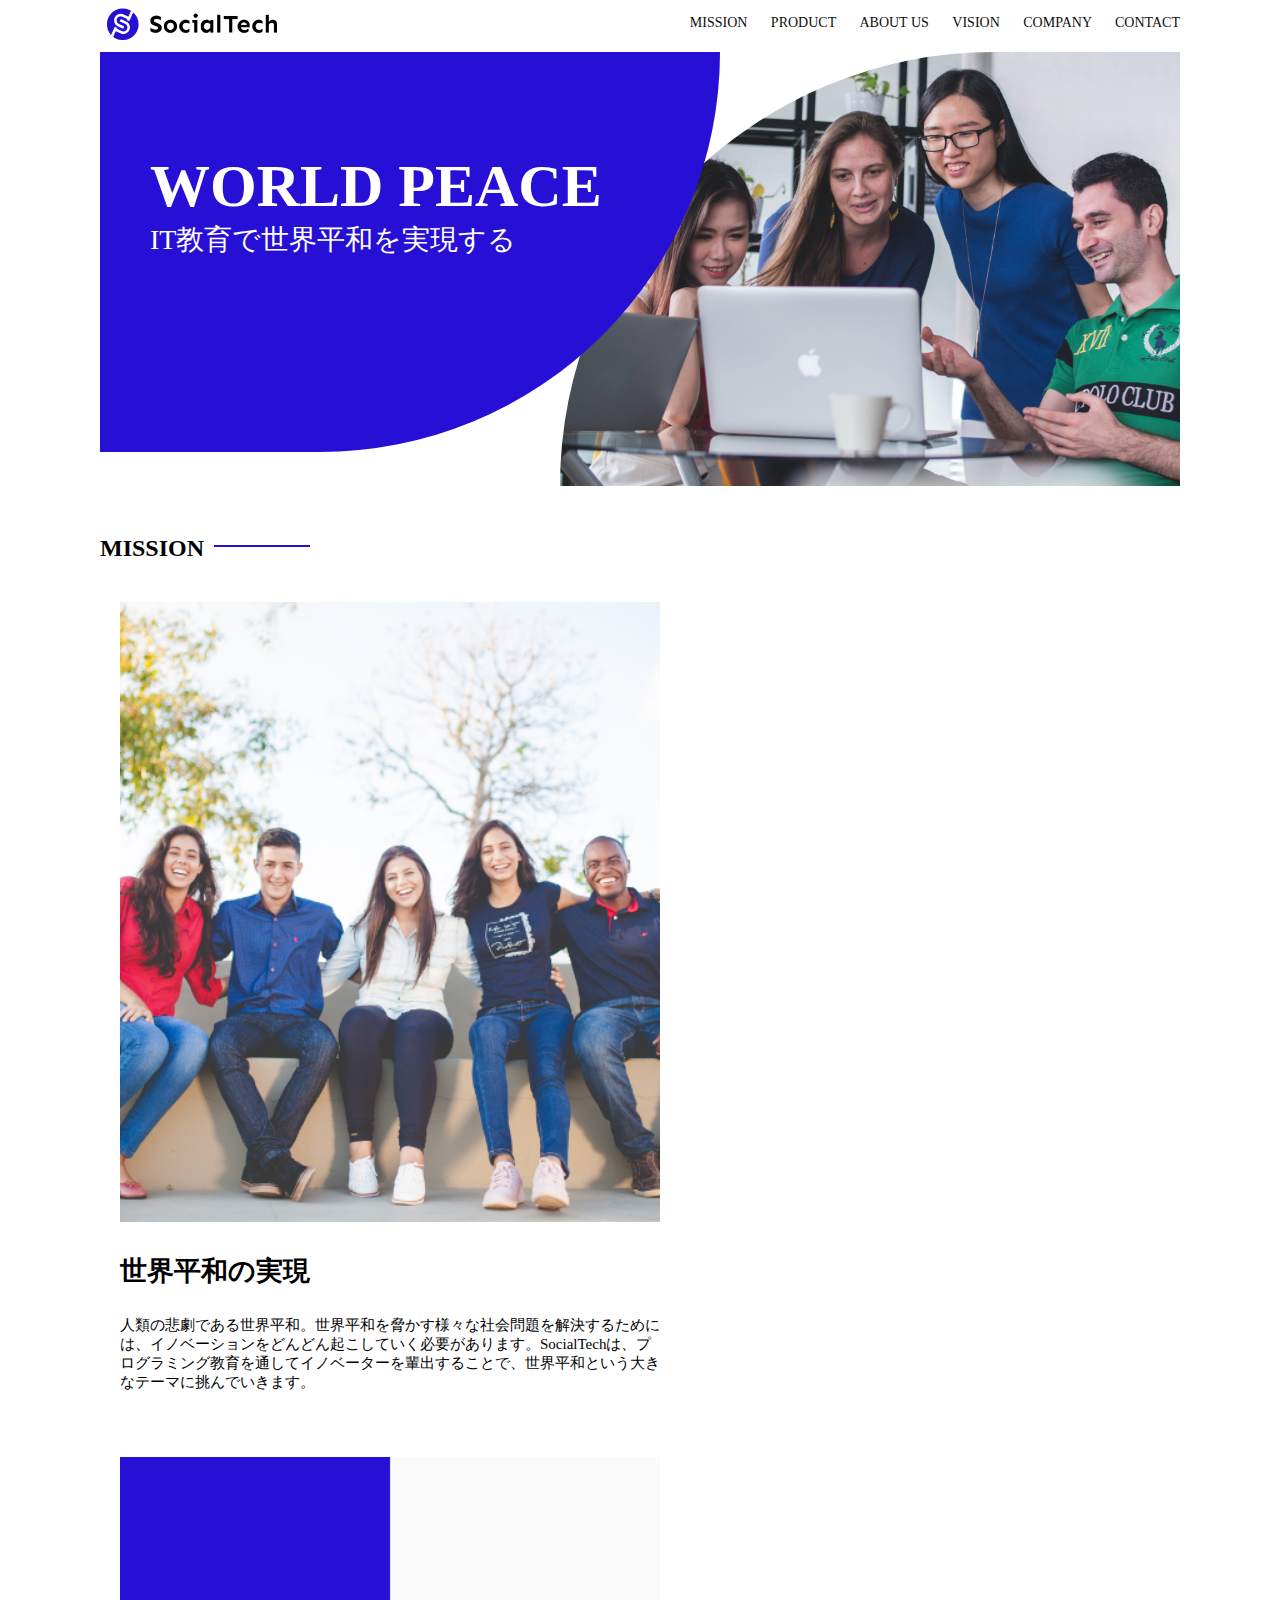
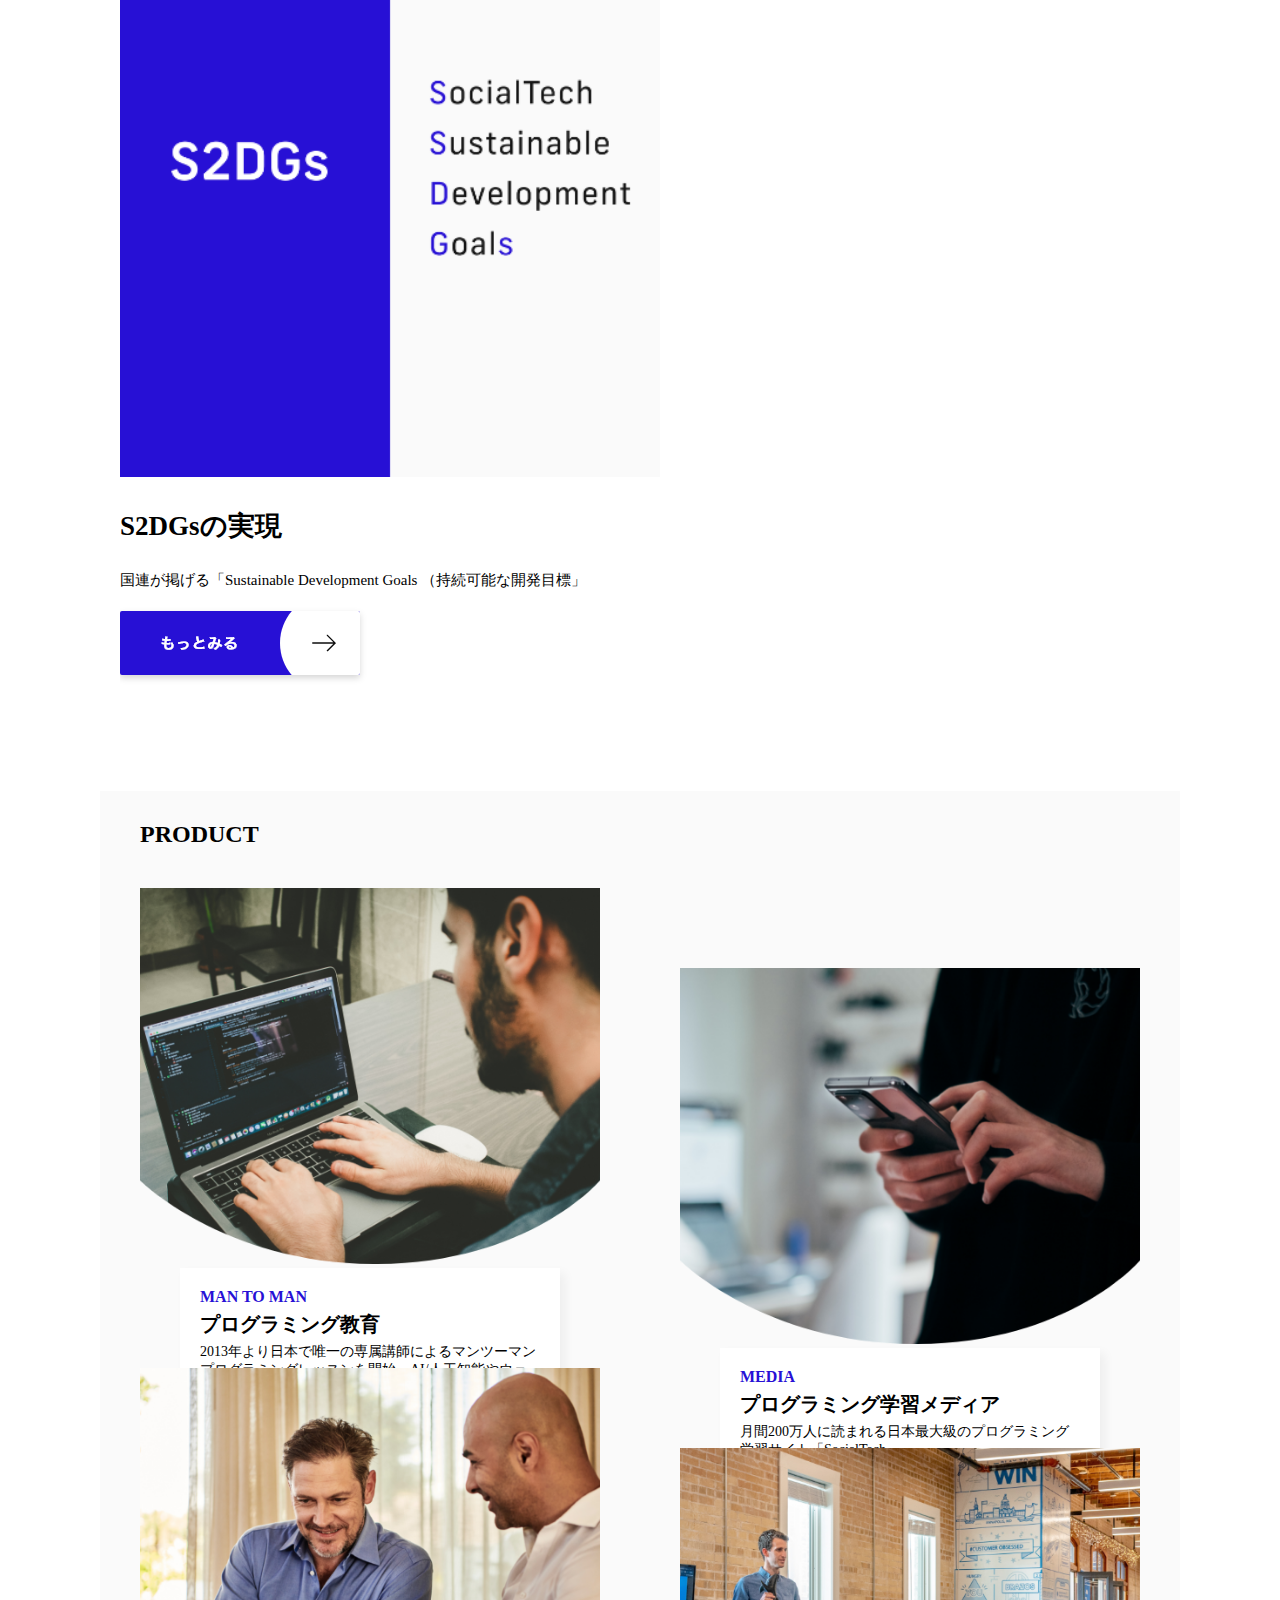
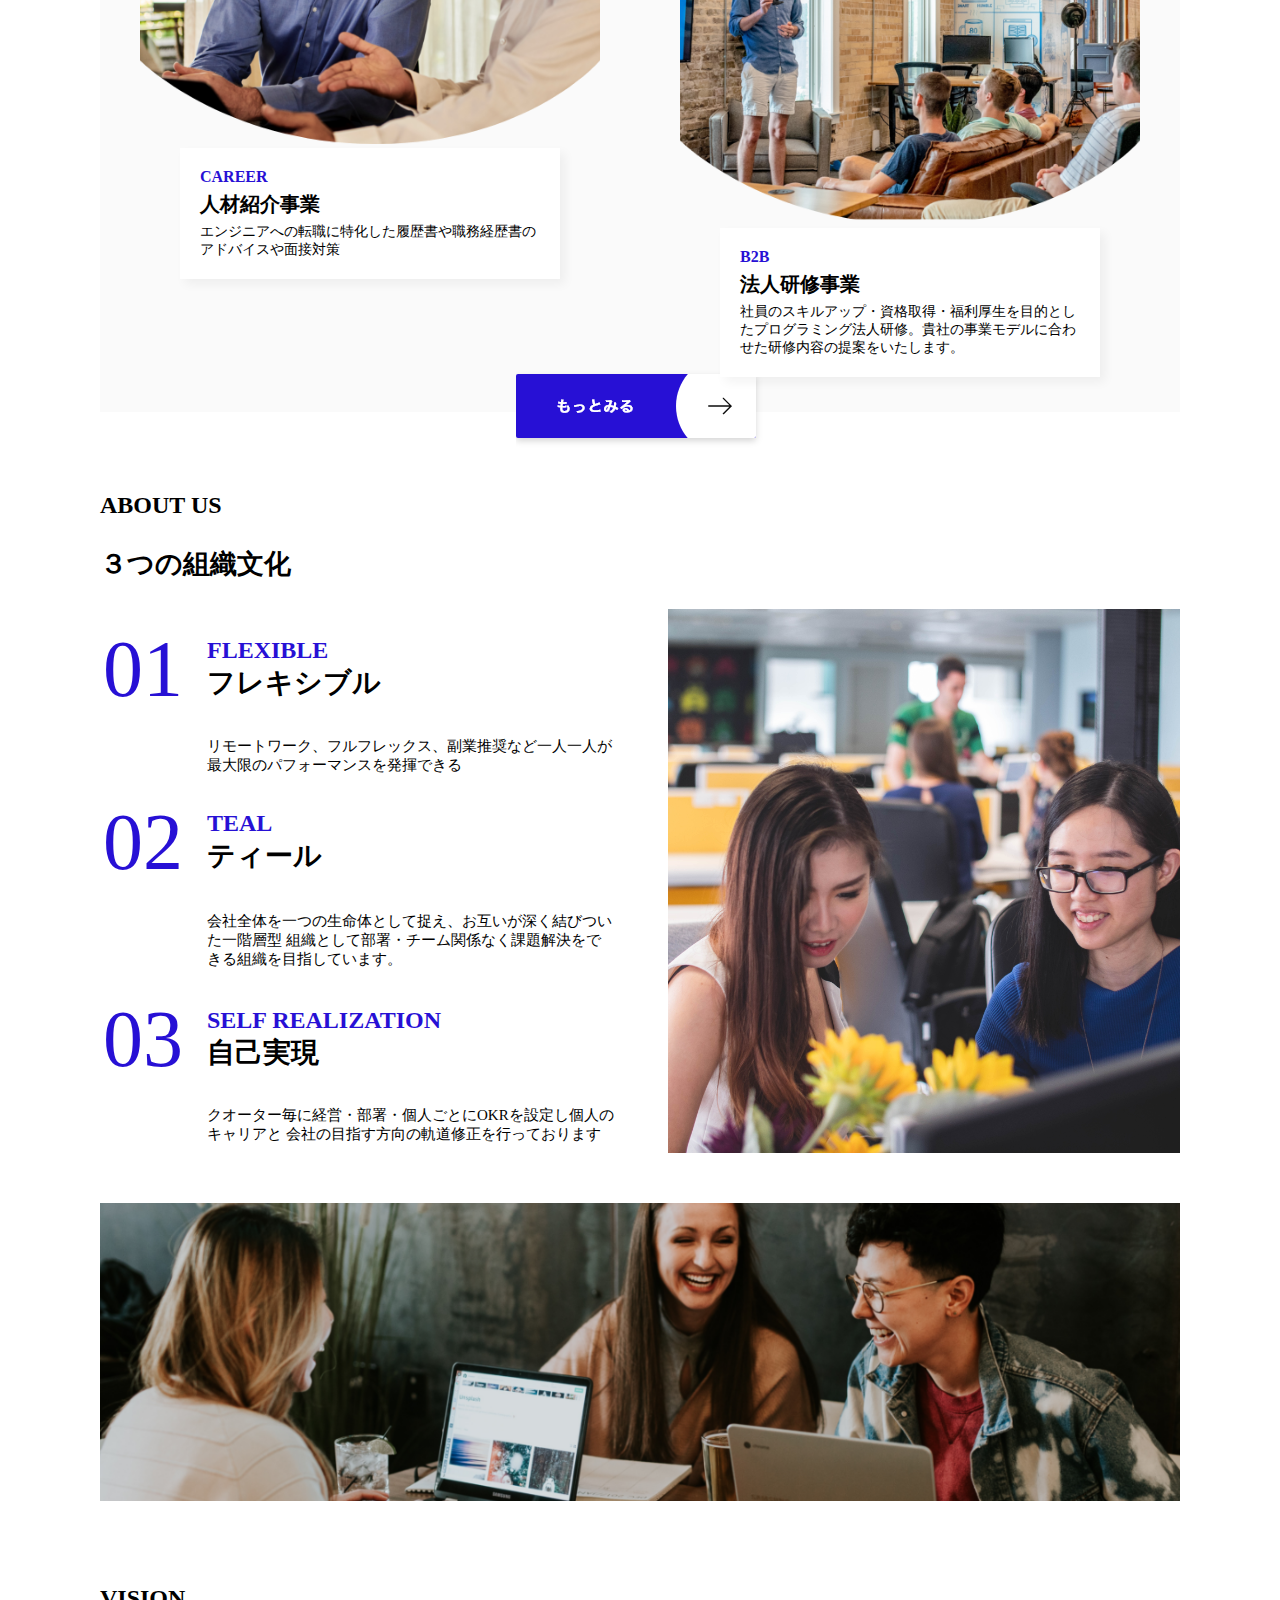
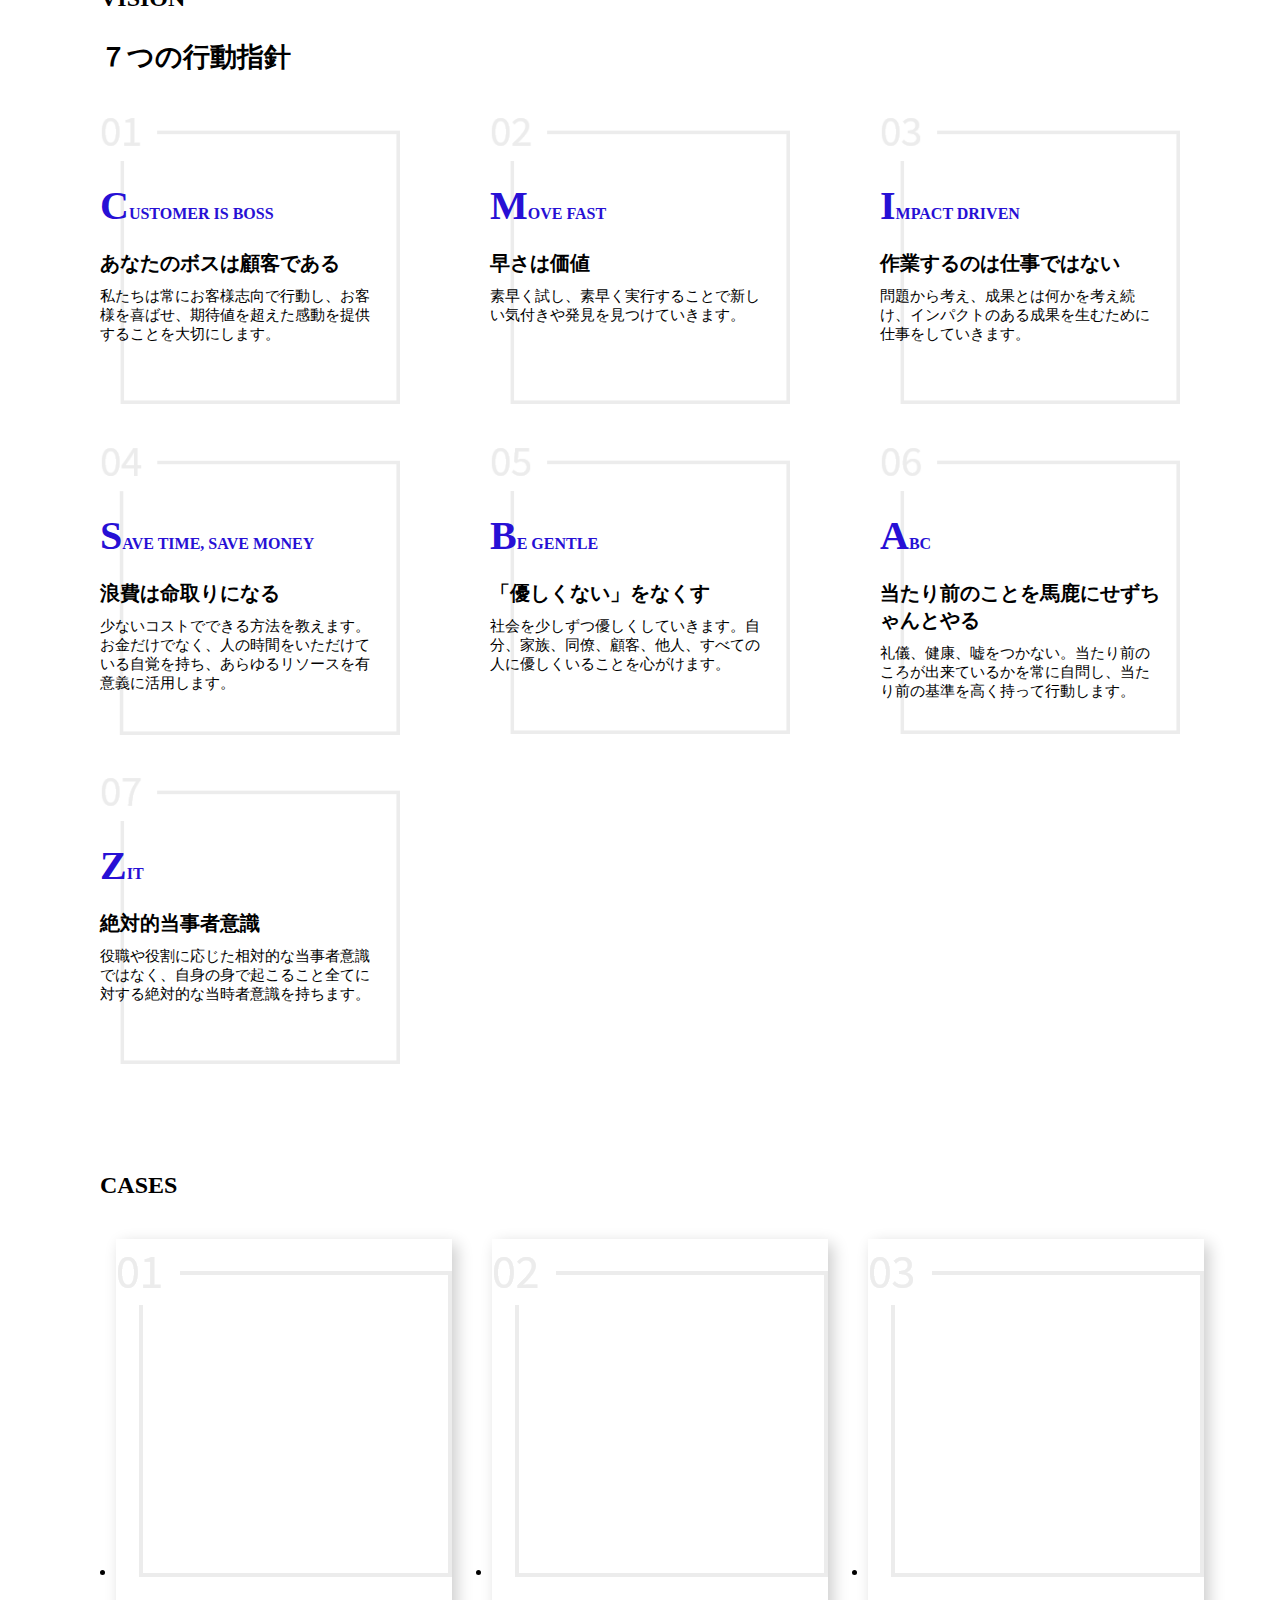
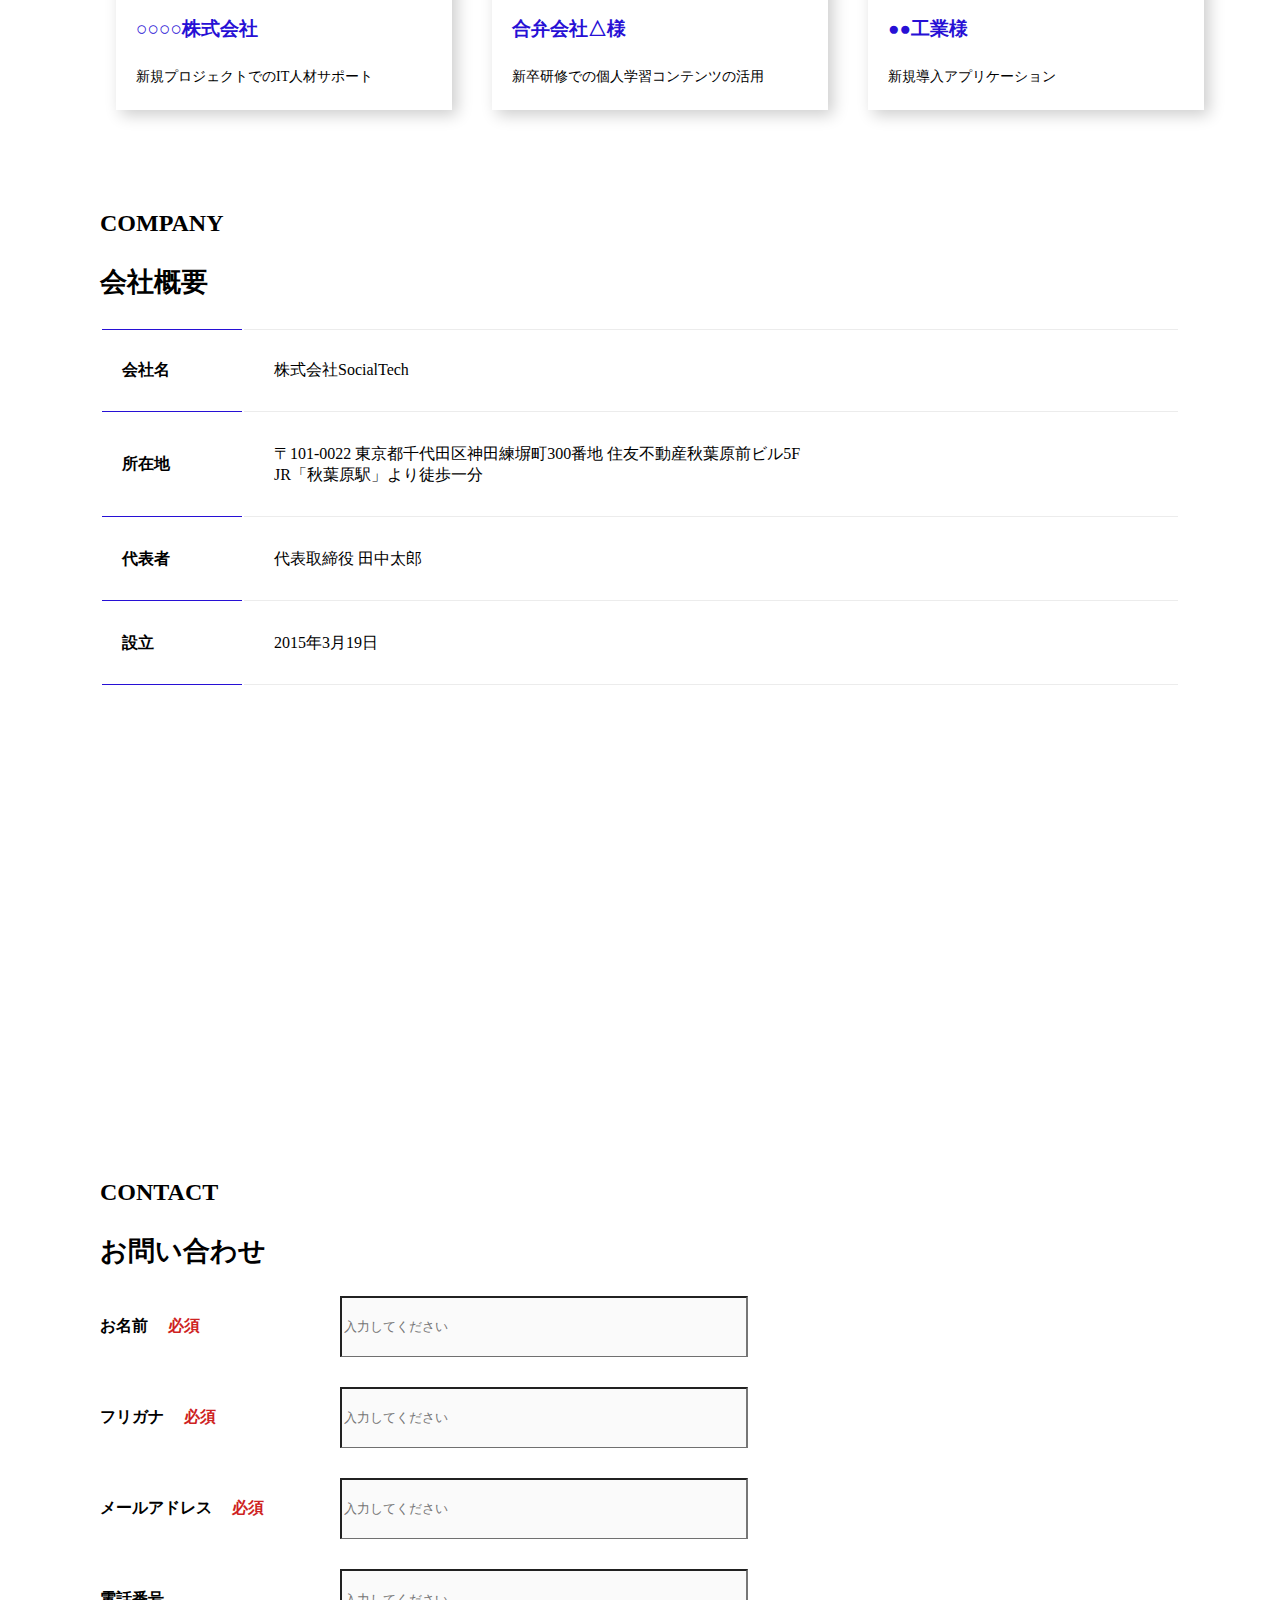
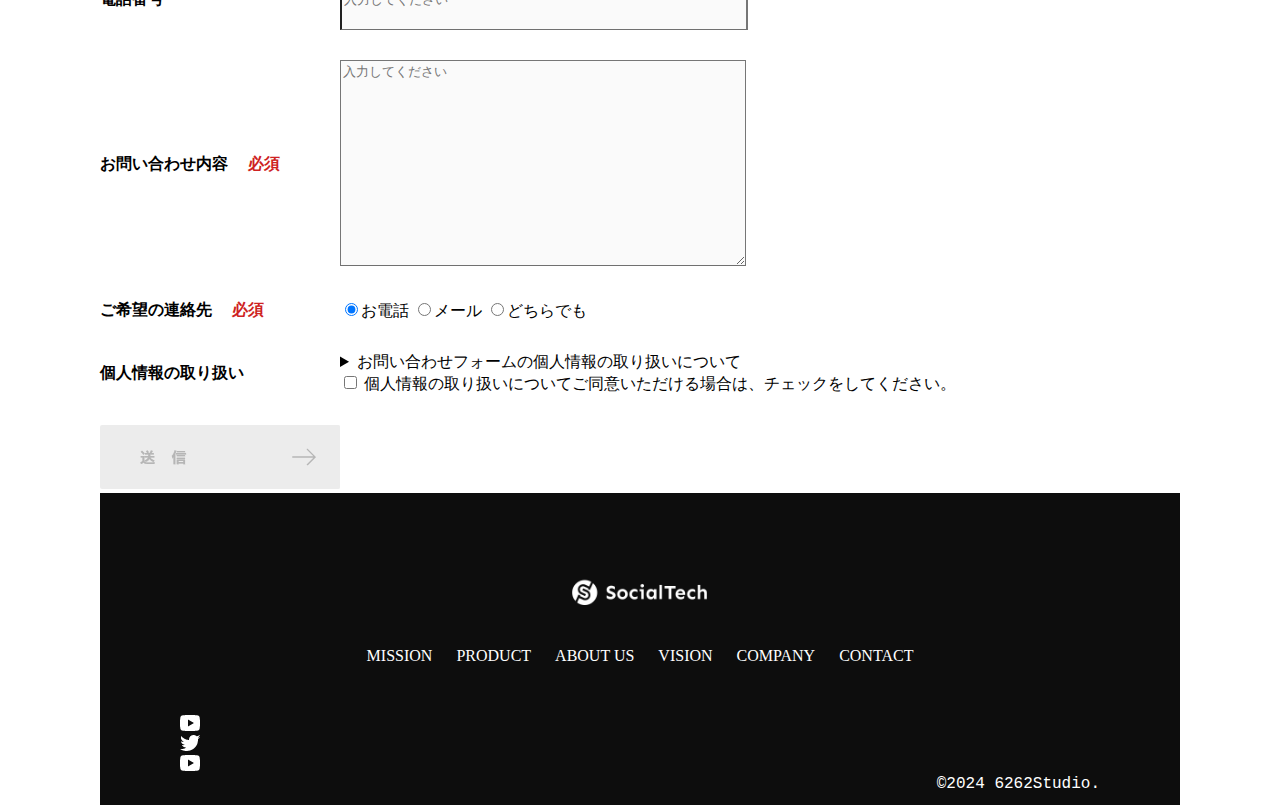
<file: index.html>
<!DOCTYPE html>
<html>
  <head>
    <title>SocialTech</title>
    <meta charset="utf-8">
    <meta name ="description" content="SocialTechはEdtech業界のリーディングカンパニーを目指します。">
    <meta name="viewport" content="width=divice-width, initial-scale=1.0">
    <link rel="stylesheet" href="style.css">
  </head>

  <body>
    <header>
      <a href="index.html" id="logo"><img src="images/logo.png" alt="トップページに戻る"></a>
      <!--PC用ナビゲーション-->
      <nav id="nav-pc">
        <a href="mission.html">MISSION</a>
        <a href="product.html">PRODUCT</a>
        <a href="index.html">ABOUT US</a>
        <a href="index.html">VISION</a>
        <a href="index.html">COMPANY</a>
        <a href="index.html">CONTACT</a>
      </nav>  
        <!--スマホ用のメニューボタン-->
        <img id="menu-sp" src="images/button-menu.png" alt="ナビゲーションを開く" onclick="document.getElementById('nav-sp').style.display = 'block'">
        <nav id="nav-sp">
          <img id="close" src="images/button-close.png" alt="ナビゲーションを閉じる" onclick="document.getElementById('nav-sp').style.display = 'none'">
          <a id="logo-sp" href="index.html" onclick="document.getElementById('nav-sp').style.display = 'none'"><img
              src="images/logo-sp.png" alt="トップページに戻る"></a>
          <a class="menu" href="mission.html" onclick="document.getElementById('nav-sp').style.display = 'none'">MISSION</a>
          <a class="menu" href="product.html" onclick="document.getElementById('nav-sp').style.display = 'none'">PRODUCT</a>
          <a class="menu" href="index.html#aboutus" onclick="document.getElementById('nav-sp').style.display = 'none'">ABOUT
            US</a>
          <a class="menu" href="index.html#vision"
            onclick="document.getElementById('nav-sp').style.display = 'none'">VISION</a>
          <a class="menu" href="index.html#company"
            onclick="document.getElementById('nav-sp').style.display = 'none'">COMPANY</a>
          <a class="menu" href="index.html#contact"
            onclick="document.getElementById('nav-sp').style.display = 'none'">CONTACT</a>
          <div id="sns">
            <a href="https://www.facebook.com/sejuku2013"><img src="images/button-facebook.png" alt="Facebookのリンク"></a>
            <a href="https://twitter.com/samuraijuku"><img src="images/button-twitter.png" alt="Twitterのリンク"></a>
            <a href="https://www.youtube.com/channel/UCCFOQO5aDK0xXam4cUQXT8g"><img src="images/button-youtube.png" alt="YouTubeのリンク"></a>
          </div>
        </nav>
      </header>
      <article>
        <section id="main-visual">
          <div id="main-message">
            <h1>WORLD PEACE</h1>
            <p>IT教育で世界平和を実現する</p>
          </div>
          <img src="images/index/index-main.png" alt="PCの周りに集まる多国籍の仲間たち">
        </section>

        <section id="mission">
            <h2 class="index-h2">MISSION</h2>
          <div id="mission-flex">
            <div>
              <img id="mission-photo" src="images/index/index-mission.png" alt="野外のベンチで写真を撮影する多国籍の仲間たち">
              <h3>世界平和の実現</h3>
              <p>
                人類の悲劇である世界平和。世界平和を脅かす様々な社会問題を解決するためには、イノベーションをどんどん起こしていく必要があります。SocialTechは、プログラミング教育を通してイノベーターを輩出することで、世界平和という大きなテーマに挑んでいきます。
              </p>
            <div>
              <img id="s2dgs" src="images/index/s2dgs.png" alt="S2DGs">
              <h3>S2DGsの実現</h3>
              <p>国連が掲げる「Sustainable Development Goals （持続可能な開発目標」
              </p>
              <a href="mission.html">
                <img src="images/button-more.png" alt="もっと見る">
              </a>
            </div>
          </div>
        </section>
        <!--プロダクト-->
        <section id="product">
          <h2 class="index-h2">PRODUCT</h2>
          <div>
            <div id="product-left">
             <div>
              <img class="product-photo" src="images/index/index-mantoman.png" alt="pcでコードを書く男性">
              <div class="product-explain">
                <span>MAN TO MAN</span>
                <h3>プログラミング教育</h3>
                <p>2013年より日本で唯一の専属講師によるマンツーマンプログラミングレッスンを開始。AI/人工知能やウェブデザインの学習も可能です。</p>   
              </div>
             </div> 
             <div>
              <img class="product-photo" src="images/index/index-career.png" alt="笑顔で話し合う２人の男性">
              <div class="product-explain">
               <span>CAREER</span>
               <h3>人材紹介事業</h3>
               <p>エンジニアへの転職に特化した履歴書や職務経歴書のアドバイスや面接対策</p>  
              </div>
             </div>
            </div>
        
           <div id="product-right">
            <div>
              <img class="product-photo" src="images/index/index-media.png" alt="">
              <div class="product-explain">
                <span>MEDIA</span>
                <h3>プログラミング学習メディア</h3>
                <p>月間200万人に読まれる日本最大級のプログラミング学習サイト「SocialTech」</p>
              </div>
            </div>
            <div>
              <img class="product-photo" src="images/index/index-b2b.png" alt="">
              <div class="product-explain">
                <span>B2B</span>
                <h3>法人研修事業</h3>
                <p>社員のスキルアップ・資格取得・福利厚生を目的としたプログラミング法人研修。貴社の事業モデルに合わせた研修内容の提案をいたします。</p>
              </div>
            </div>
           </div>
         </div>
          <div>
            <a id="product-more" href="product.html">
              <img src="images/button-more.png" alt="もっと見る">
            </a>
          </div>
        </section>
        <!---ABOUT US--->
        <section id="aboutus">
          <h2 class="index-h2">ABOUT US</h2>
          <h3>３つの組織文化</h3>
          <div>
            <table class="culture-table">
              <tr>
                <td>
                  <span class="culture-num">01</span>
                </td>
                <td>
                  <span class="culture-en">FLEXIBLE</span>
                  <span class="culture-jp">フレキシブル</span>
                </td>
              </tr>

              <tr>
                <td>
                  <!--空白のセル-->
                </td>
                <td>
                  <p class="culture-description">
                   リモートワーク、フルフレックス、副業推奨など一人一人が最大限のパフォーマンスを発揮できる
                  </p>
                </td>
              </tr>

              <tr>
                <td>
                  <span class="culture-num">02</span>
                </td>
                <td>
                  <span class="culture-en">TEAL</span>
                  <span class="culture-jp">ティール</span>
                </td>
              </tr>

              <tr>
                <td>
                  <!--からのセル-->
                </td>
                <td>
                  <p class="culture-description">
                    会社全体を一つの生命体として捉え、お互いが深く結びついた一階層型
                    組織として部署・チーム関係なく課題解決をできる組織を目指しています。
                  </p>
                </td>
              </tr>

              <tr>
                <td>
                  <span class="culture-num">03</span>
                </td>
                <td>
                  <span class="culture-en">SELF REALIZATION</span>
                  <span class="culture-jp">自己実現</span>
                </td>
              </tr>

              <tr>
                <td>
                  <!--空のせる-->
                </td>
                <td>
                  <p class="culture-description">
                    クオーター毎に経営・部署・個人ごとにOKRを設定し個人のキャリアと
                   会社の目指す方向の軌道修正を行っております
                  </p>
                </td>
              </tr>

            </table>
              <img class="culture-img" src="images/index/index-aboutus1.png" alt="笑顔で話し合う女性二人">
          </div>
           <img class="culture-img2" src="images/index/index-aboutus2.png" alt="笑顔で話し合う女性三人">
        </section>

        <!--vision-->
        <section id="vision">
          <h2 class="index-h2">VISION</h2>
          <h3>７つの行動指針</h3>
          <div>
            <div class="vision-box">
              <img src="images/index/vision-01.png" alt="01">
              <span>
                <h4>CUSTOMER IS BOSS</h4>
                <h5>あなたのボスは顧客である</h5>
                <p>私たちは常にお客様志向で行動し、お客様を喜ばせ、期待値を超えた感動を提供することを大切にします。</p>
              </span>
            </div>
            <div class="vision-box">
              <img src="images/index/vision-02.png" alt="02">
              <span>
                <h4>MOVE FAST</h4>
                <h5>早さは価値</h5>
                <p>素早く試し、素早く実行することで新しい気付きや発見を見つけていきます。</p>
              </span>
            </div>
            <div class="vision-box">
              <img src="images/index/vision-03.png" alt="03">
              <span>
                <h4>IMPACT DRIVEN</h4>
                <h5>作業するのは仕事ではない</h5>
                <p>問題から考え、成果とは何かを考え続け、インパクトのある成果を生むために仕事をしていきます。</p>
              </span>
            </div>
            <div class="vision-box">
              <img src="images/index/vision-04.png" alt="04">
              <span>
                <h4>SAVE TIME, SAVE MONEY</h4>
                <h5>浪費は命取りになる</h5>
                <p>少ないコストでできる方法を教えます。お金だけでなく、人の時間をいただけている自覚を持ち、あらゆるリソースを有意義に活用します。</p>
              </span>
            </div>
            <div class="vision-box">
              <img src="images/index/vision-05.png" alt="05">
              <span>
                <h4>BE GENTLE</h4>
                <h5>「優しくない」をなくす</h5>
                <p>社会を少しずつ優しくしていきます。自分、家族、同僚、顧客、他人、すべての人に優しくいることを心がけます。</p>
              </span>
            </div>
            <div class="vision-box">
              <img src="images/index/vision-06.png" alt="06">
              <span>
                <h4>ABC</h4>
                <h5>当たり前のことを馬鹿にせずちゃんとやる</h5>
                <p>礼儀、健康、嘘をつかない。当たり前のころが出来ているかを常に自問し、当たり前の基準を高く持って行動します。</p>
              </span>
            </div>
            <div class="vision-box">
              <img src="images/index/vision-07.png" alt="07">
              <span>
                <h4>ZIT</h4>
                <h5>絶対的当事者意識</h5>
                <p>役職や役割に応じた相対的な当事者意識ではなく、自身の身で起こること全てに対する絶対的な当時者意識を持ちます。</p>
              </span>
            </div>
          </div>
        </section>
        <section id="cases">
          <h2 id="index-h2">CASES</h2>
          <ul>
            <li class="case-card">
              <img class="case-image" src="images/index/vision-01.png" alt="１のかわり">
              <div class="case-info">
                <h4 class="case-name">○○○○株式会社</h4>
                <p class="case-content">新規プロジェクトでのIT人材サポート</p>
              </div>
            </li>
            <li class="case-card">
              <img class="case-image" src="images/index/vision-02.png" alt="2のかわり">
              <div class="case-info">
                <h4 class="case-name">合弁会社△様</h4>
                <p class="case-content">新卒研修での個人学習コンテンツの活用</p>
              </div>
            </li>
            <li class="case-card">
              <img class="case-image" src="images/index/vision-03.png" alt="3のかわり">
              <div class="case-info">
                <h4 class="case-name">●●工業様</h4>
                <p class="case-content">新規導入アプリケーション</p>
              </div>
            </li>
          </ul>
        </section>
        <!--COMPANY-->
        <section id="company">
          <h2 class="index-h2">COMPANY</h2>
          <h3>会社概要</h3>
            <table id="company-table">
              <tr>
                <th class="tableheader-first">会社名</th>
                <td class="cell-first">株式会社SocialTech</th>
              </tr>
              <tr>
                <th class="tableheader">所在地</th>
                <td class="cell">〒101-0022 東京都千代田区神田練塀町300番地 住友不動産秋葉原前ビル5F<br>JR「秋葉原駅」より徒歩一分</td>
              </tr>
              <tr>
                <th class="tableheader">代表者</th>
                <td class="cell">代表取締役 田中太郎</td>
              </tr>
              <tr>
                <th class="tableheader">設立</th>
                <td class="cell">2015年3月19日</td>
              </tr>
            </table>
            <iframe
           src="https://www.google.com/maps/embed?pb=!1m18!1m12!1m3!1d3240.0688551336807!2d139.7720776771055!3d35.69992317258124!2m3!1f0!2f0!3f0!3m2!1i1024!2i768!4f13.1!3m3!1m2!1s0x60188fee13660e23%3A0x77137876edf742ac!2z5L2P5Y-L5LiN5YuV55Sj56eL6JGJ5Y6f6aeF5YmN44OT44Or!5e0!3m2!1sja!2sjp!4v1704858013291!5m2!1sja!2sjp"
           style="border:0;" allowfullscreen="" loading="lazy">
         </iframe>
        </section>
        <!--お問い合わせフォーム-->
        <section id="contact">
          <h2 class="index-h2">CONTACT</h2>
          <h3>お問い合わせ</h3>
          <form>
            <div>
              <div class="contact-heading">
                <label class="contact-label">お名前<span class="contact-span">必須</span></label>
              </div>
              <div>
                <input type="text" name="name" placeholder="入力してください" class="contact-textbox">
              </div>
            </div>
            <div>
              <div class="contact-heading">
                <label class="contact-label">フリガナ<span class="contact-span">必須</span></label>
              </div>
              <div>
                <input type="text" name="furigana" placeholder="入力してください" class="contact-textbox">
              </div>
            </div>
            <div>
              <div class="contact-heading">
                <label class="contact-label">メールアドレス<span class="contact-span">必須</span></label>
              </div>
              <div>
                <input type="text" name="email" placeholder="入力してください"  class="contact-textbox">
              </div>
            </div>
            <div>
              <div class="contact-heading">
                <label class="contact-label">電話番号</label>
              </div>
              <div>
                <input type="text" name="tel" placeholder="入力してください" class="contact-textbox">
              </div>
            </div>
            <div>
              <div class="contact-heading">
                <label class="contact-label">お問い合わせ内容<span class="contact-span">必須</span></label>
              </div>
              <div>
                <textarea class="contact-textarea" placeholder="入力してください" name="message"></textarea>
              </div>
            </div>
            <div>
              <div class="contact-heading">
                <label class="contact-label">ご希望の連絡先<span class="contact-span">必須</span></label>
              </div>
              <div>
                <input class="radiobutton" type="radio" value="tel" name="contact" checked><label>お電話</label>
                <input class="radiobutton" type="radio" value="mail" name="contact"><label>メール</label>
                <input class="radiobutton" type="radio" value="both" name="contact"><label>どちらでも</label>
              </div>
            </div>
            <div>
              <div class="contact-heading">
                <label class="contact-label">個人情報の取り扱い</label>
              </div>
              <div>
                <details>
                  <summary>お問い合わせフォームの個人情報の取り扱いについて</summary>
                  <div>
                    <span>１．組織の名称又は氏名</span><br>
                    株式会社SocialTech<br><br>
                    <span>２．個人情報保護管理者（若しくはその代理人）の氏名又は職名、所属及び連絡先
                      鈴木 一郎 コーポレート部</span><br>
                    メールアドレス：samurai@example.com<br>
                    TEL：03-1234-5678<br>
                    <span>３．個人情報の利用目的</span><br>
                    ・本サービス及び本サービスに関連する情報の提供又はそれらに関する連絡のため<br>
                    ・ユーザーの本人確認のため<br>
                    ・当社サービスのご案内のため<br>
                    ・当社の商品等の広告または宣伝（電子メールによるものを含むものとします。）<br><br>
                    <span>４．個人情報の取り扱い業務の委託</span><br>
                    個人情報の取扱業務の全部または一部を外部に業務委託する場合があります。<br>
                    その際、弊社は、個人情報を適切に保護できる管理体制を敷き実行していることを条件として<br>
                    委託先を厳選したうえで、機密保持契約を委託先と締結し、お客様の個人情報を厳密に管理させます。<br><br>
                    <span>５．個人情報の開示等の請求</span><br>
                    お客様は、弊社に対してご自身の個人情報の開示等（利用目的の通知、開示、内容の訂正・追加・削除、利用の停止または消去、第三者への提供の停止）に関して、当社問合わせ窓口に申し出ることができます。<br>
                    その際、弊社はお客様ご本人を確認させていただいたうえで、合理的な期間内に対応いたします。<br><br>
                    なお、個人情報に関する弊社問合わせ先は、次の通りです。<br><br>
                    株式会社SocialTech　個人情報問合せ窓口<br>
                    〒101-0022 東京都千代田区神田練塀町300番地 住友不動産秋葉原駅前ビル5F<br>
                    メールアドレス：samurai@example.com　TEL：03-1234-5678<br><br>
                    <span>６．個人情報を提供されることの任意性について</span><br><br>
                    お客様がご自身の個人情報を弊社に提供されるか否かは、お客様のご判断によりますが、もしご提供されない場合には、適切なサービスが提供できない場合がありますので予めご了承ください。
                  </div>
                </details>
                <input type="checkbox" name="agree">
                <span>個人情報の取り扱いについてご同意いただける場合は、チェックをしてください。</span>
              </div>
            </div>
              <input type="image" src="images/button-submit.png" alt="送信する">
          </form>
        </section>
       </article>
       <footer>
        <div id="footer-logo">
          <img src="images/logo-sp.png" alt="SocialTech">
        </div>
          <div id="footer-link">
            <a href="mission.html">MISSION</a>
            <a href="product.html">PRODUCT</a>
            <a href="index.html#aboutus">ABOUT US</a>
            <a href="index.html#vision">VISION</a>
            <a href="index.html#company">COMPANY</a>
            <a href="index.html#contact">CONTACT</a>
          </div>
          <div id="sns-footer">
            <a href="https://www.facebook.com/sejuku2013"><img src="images/button-youtube.png" alt="Facebook"></a>  
            <a href="https://twitter.com/samuraijuku"><img src="images/button-twitter.png" alt="Twitter"></a>
            <a href="https://www.youtube.com/channel/UCCFOQO5aDK0xXam4cUQXT8g"><img src="images/button-youtube.png" alt="Youtubeのリンク"></a>
          </div> 
            <span id="copyright">&copy;2024 6262Studio.</span>
          
       </footer>
    </main>
  </body>
</html>
</file>
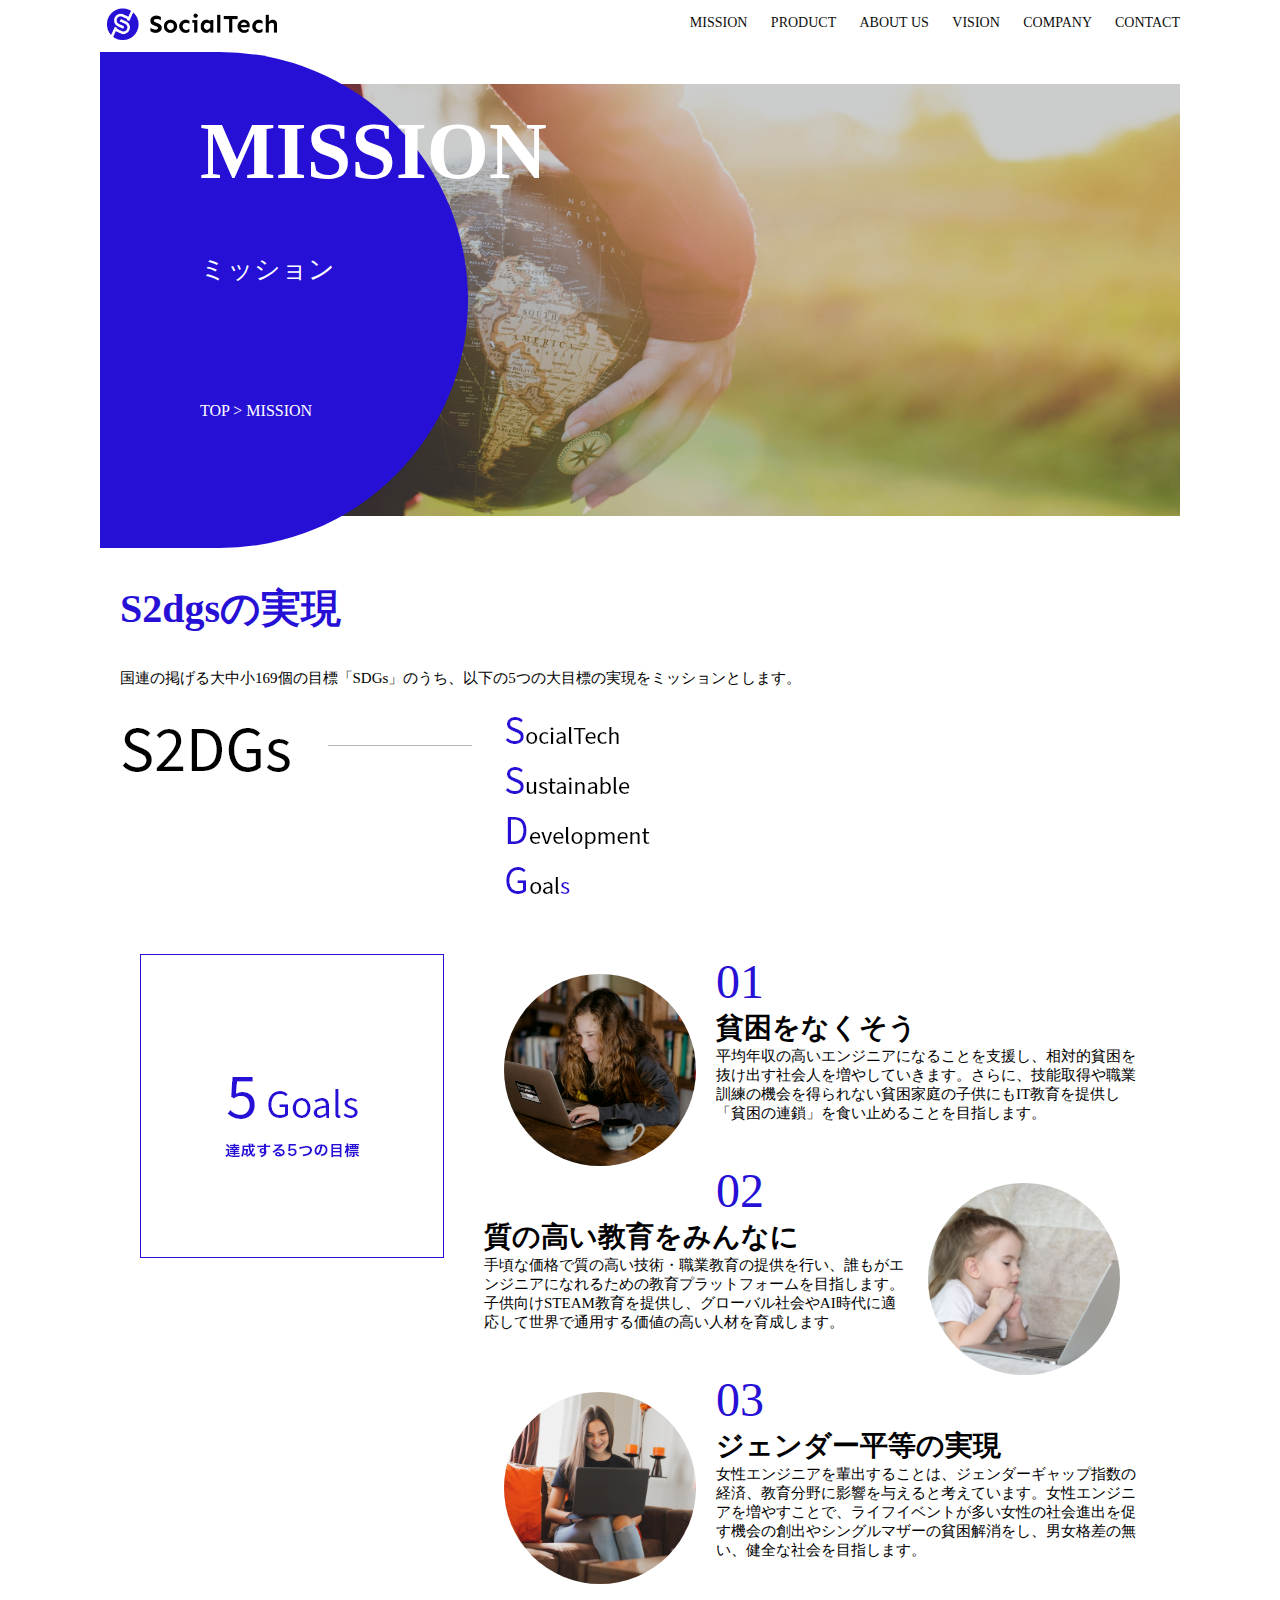
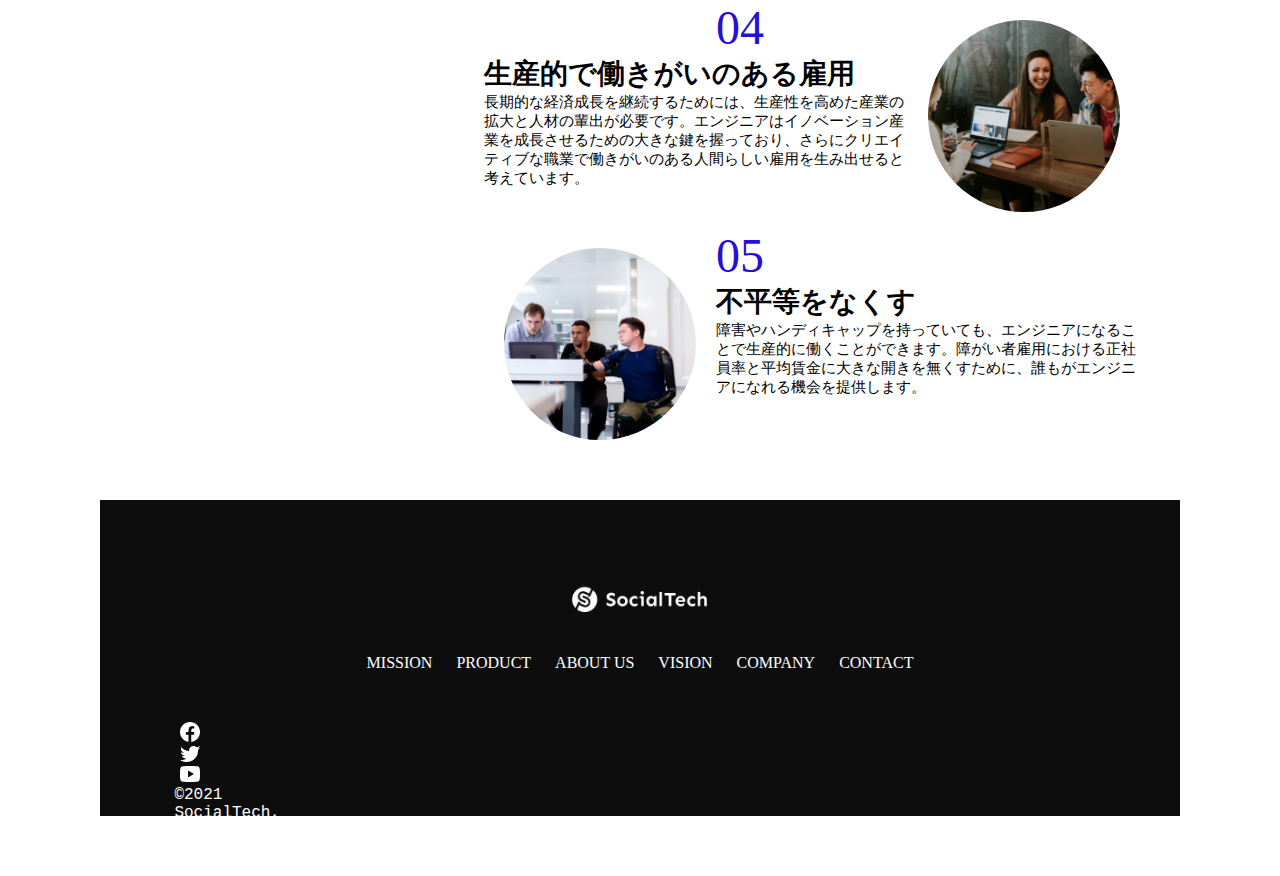
<file: mission.html>
<!DOCTYPE html>
 <html>
 <head>
   <title>SocialTech - MISSION ミッション -</title>
   <meta charset="UTF-8">
   <meta name="description" content="SocialTechが目指す５の目標（S2DGｓを紹介します">
   <meta name="viewport" content="width=device-width, initial-scale=1.0">
   <link rel="stylesheet" href="style.css">
 </head>

 <body>
  <!-- ヘッダー -->
   <header>
     <!-- ロゴ -->
     <a href="index.html" id="logo"><img src="images/logo.png" alt="トップページに戻る"></a>
 
     <!-- PC用ナビゲーション -->
     <nav id="nav-pc">
       <a href="mission.html">MISSION</a>
       <a href="product.html">PRODUCT</a>
       <a href="index.html#aboutus">ABOUT US</a>
       <a href="index.html#vision">VISION</a>
      <a href="index.html#company">COMPANY</a>
       <a href="index.html#contact">CONTACT</a>
     </nav>

     <!-- スマホ用メニューボタン -->
     <img id="menu-sp" src="images/button-menu.png" alt="ナビゲーションを開く" onclick="document.getElementById('nav-sp').style.display = 'block'">
 
     <!-- スマホ用ナビゲーション -->
    <nav id="nav-sp">
       <img id="close" src="images/button-close.png" alt="ナビゲーションを閉じる" onclick="document.getElementById('nav-sp').style.display = 'none'">
       <a id="logo-sp" href="index.html" onclick="document.getElementById('nav-sp').style.display = 'none'"><img
           src="images/logo-sp.png" alt="トップページに戻る"></a>
       <a class="menu" href="mission.html" onclick="document.getElementById('nav-sp').style.display = 'none'">MISSION</a>
       <a class="menu" href="product.html" onclick="document.getElementById('nav-sp').style.display = 'none'">PRODUCT</a>
       <a class="menu" href="index.html#aboutus" onclick="document.getElementById('nav-sp').style.display = 'none'">ABOUT
        US</a>
       <a class="menu" href="index.html#vision"
         onclick="document.getElementById('nav-sp').style.display = 'none'">VISION</a>
       <a class="menu" href="index.html#company"
         onclick="document.getElementById('nav-sp').style.display = 'none'">COMPANY</a>
       <a class="menu" href="index.html#contact"
        onclick="document.getElementById('nav-sp').style.display = 'none'">CONTACT</a>
       <div id="sns">
         <a href="https://www.facebook.com/sejuku2013"><img src="images/button-facebook.png" alt="Facebookのリンク"></a>
         <a href="https://twitter.com/samuraijuku"><img src="images/button-twitter.png" alt="Twitterのリンク"></a>
         <a href="https://www.youtube.com/channel/UCCFOQO5aDK0xXam4cUQXT8g"><img src="images/button-youtube.png" alt="YouTubeのリンク"></a>
       </div>
     </nav>
   </header>
  <main>
     <article>
        <section id="mission-main">
          <div id="mission-title">
            <h1>MISSION</h1>
            <span>ミッション</span>
            <div>TOP > MISSION</div>
          </div>
        </section>
        <section id="mission-s2dgs">
          <h2 class="mission-h2">S2dgsの実現</h2>
          <p>国連の掲げる大中小169個の目標「SDGs」のうち、以下の5つの大目標の実現をミッションとします。</p>
          <img src="images/mission/mission-s2dgs.png" alt="S2DGs">
        </section>
        <section id="mission-5goals">
          <div>
            <img id="s2dgs-image" src="images/mission/mission-5goals.png" alt="5Goals">
          </div>
          <div>
            <div>
              <img class="fivegoals-image-left" src="images/mission/mission-5goals01.png" alt="PCを操作する女の子">
              <span class="fivegoals-number">01</span>
              <h3 class="fivegoals-h3">貧困をなくそう</h3>
              <p class="fivegoals-p">
                平均年収の高いエンジニアになることを支援し、相対的貧困を抜け出す社会人を増やしていきます。さらに、技能取得や職業訓練の機会を得られない貧困家庭の子供にもIT教育を提供し「貧困の連鎖」を食い止めることを目指します。
              </p>
            </div>
    
            <div>
              <img class="fivegoals-image-right" src="images/mission/mission-5goals02.png" alt="PCを見つめる小さい女の子">
              <span class="fivegoals-number">02</span>
              <h3 class="fivegoals-h3">質の高い教育をみんなに</h3>
              <p class="fivegoals-p">
                手頃な価格で質の高い技術・職業教育の提供を行い、誰もがエンジニアになれるための教育プラットフォームを目指します。子供向けSTEAM教育を提供し、グローバル社会やAI時代に適応して世界で通用する価値の高い人材を育成します。
              </p>
            </div>
    
            <div>
              <img class="fivegoals-image-left" src="images/mission/mission-5goals03.png" alt="PCを操作する女性">
              <span class="fivegoals-number">03</span>
              <h3 class="fivegoals-h3">ジェンダー平等の実現</h3>
              <p class="fivegoals-p">
                女性エンジニアを輩出することは、ジェンダーギャップ指数の経済、教育分野に影響を与えると考えています。女性エンジニアを増やすことで、ライフイベントが多い女性の社会進出を促す機会の創出やシングルマザーの貧困解消をし、男女格差の無い、健全な社会を目指します。
              </p>
            </div>
    
            <div>
              <img class="fivegoals-image-right" src="images/mission/mission-5goals04.png" alt="笑顔で話し合う3人の男女">
              <span class="fivegoals-number">04</span>
              <h3 class="fivegoals-h3">生産的で働きがいのある雇用</h3>
              <p class="fivegoals-p">
                長期的な経済成長を継続するためには、生産性を高めた産業の拡大と人材の輩出が必要です。エンジニアはイノベーション産業を成長させるための大きな鍵を握っており、さらにクリエイティブな職業で働きがいのある人間らしい雇用を生み出せると考えています。
              </p>
            </div>
    
            <div>
              <img class="fivegoals-image-left" src="images/mission/mission-5goals05.png" alt="障害を持つ男性が生き生きと働く様子">
              <span class="fivegoals-number">05</span>
              <h3 class="fivegoals-h3">不平等をなくす</h3>
              <p class="fivegoals-p">
                障害やハンディキャップを持っていても、エンジニアになることで生産的に働くことができます。障がい者雇用における正社員率と平均賃金に大きな開きを無くすために、誰もがエンジニアになれる機会を提供します。
              </p>
            </div>
          </div>
        </section>
     </article>


     <footer>
       <div id="footer-logo">
         <img src="images/logo-sp.png" alt="SocialTech">
       </div>
       <div id="footer-link">
         <a href="mission.html">MISSION</a>
         <a href="product.html">PRODUCT</a>
         <a href="index.html#aboutus">ABOUT US</a>
         <a href="index.html#vision">VISION</a>
         <a href="index.html#company">COMPANY</a>
         <a href="index.html#contact">CONTACT</a>
       </div>
       <div id="sns-footer">
         <a href="https://www.facebook.com/sejuku2013"><img src="images/button-facebook.png" alt="Facebookのリンク"></a>
        <a href="https://twitter.com/samuraijuku"><img src="images/button-twitter.png" alt="Twitterのリンク"></a>
         <a href="https://www.youtube.com/channel/UCCFOQO5aDK0xXam4cUQXT8g"><img src="images/button-youtube.png" alt="YouTubeのリンク"></a>
         <span id="copyright">&copy;2021 SocialTech, Inc. All Rights Reserved. </span>
       </div>
     </footer>
   </main>
 </body>

 </html>
</file>
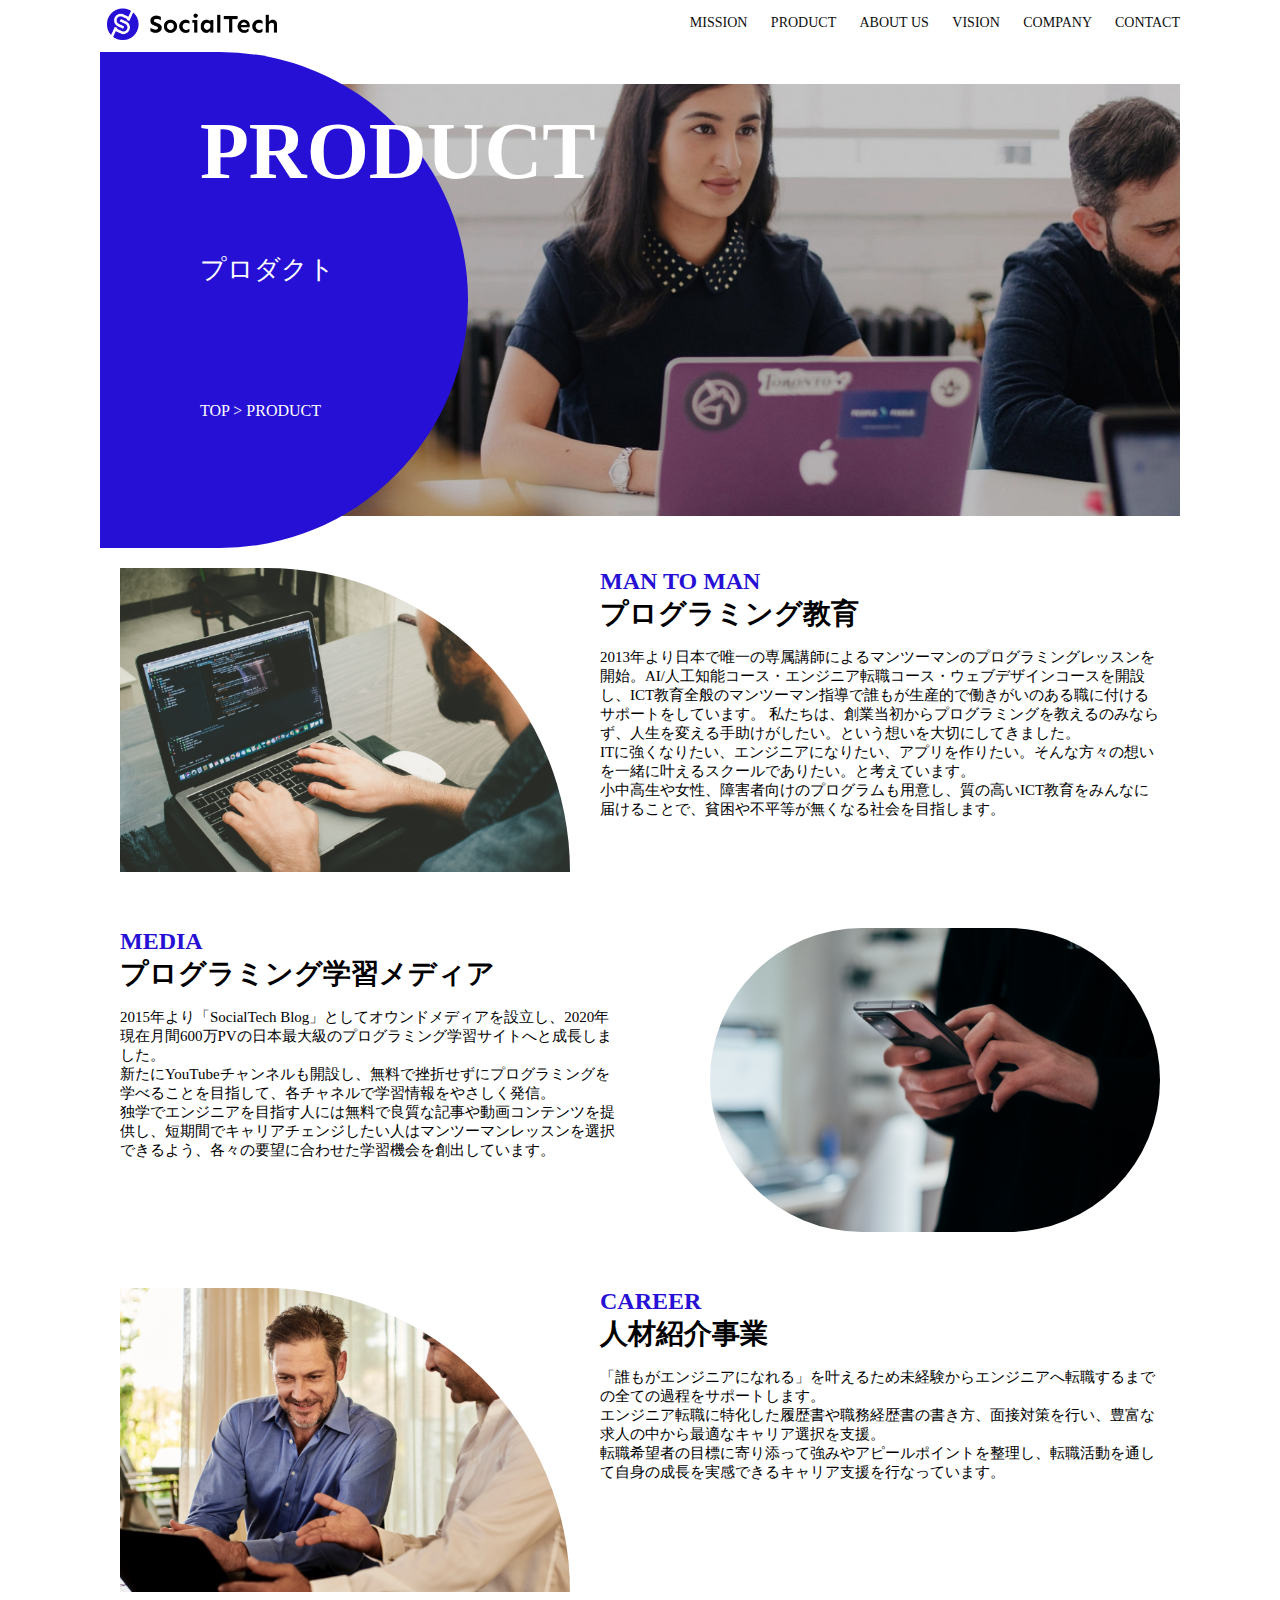
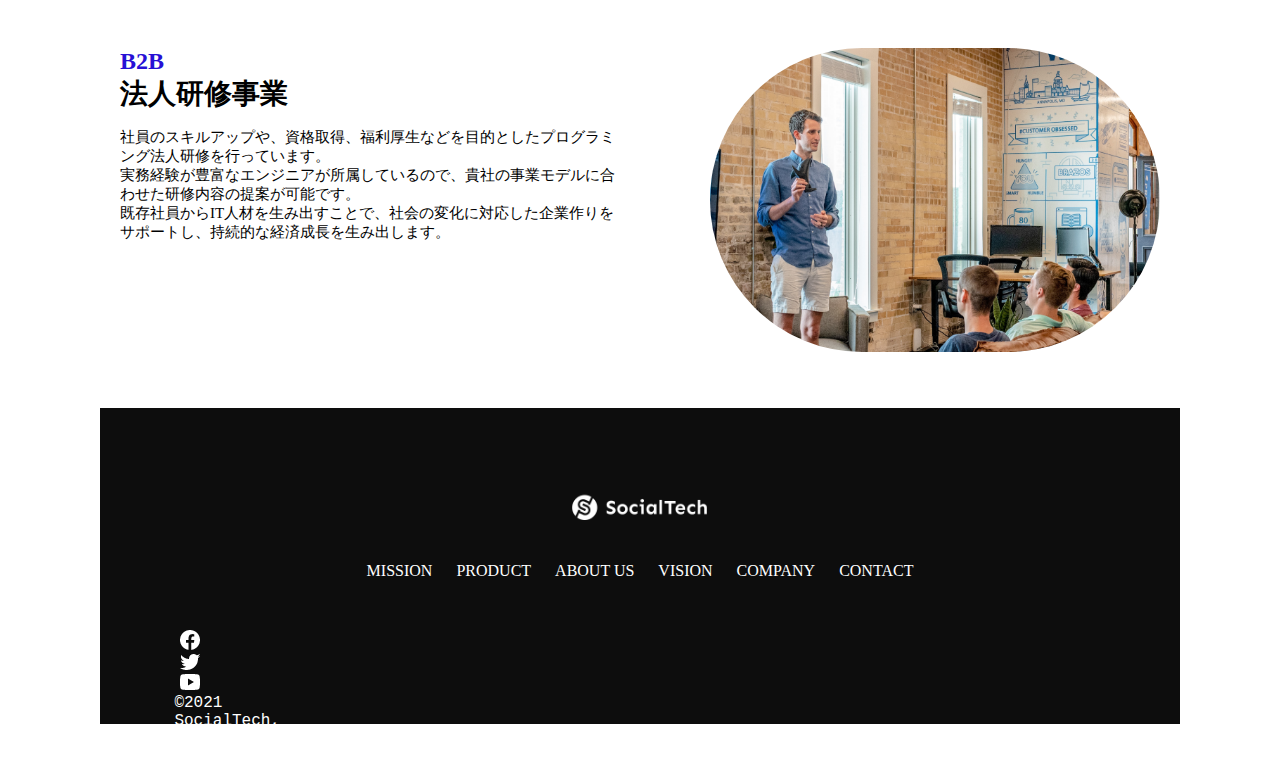
<file: product.html>
<!DOCTYPE html>
 <html>
 <head>
   <title>Social-Tech -PRODUCT プロダクト</title>
   <meta charset="UTF-8">
   <meta name="description" content="SocialTechの4つのプロダクトを紹介します">
   <meta name="viewport" content="width=device-width, initial-scale=1.0">
   <link rel="stylesheet" href="style.css">
 </head>
 
 <body>
   <!-- ヘッダー -->
   <header>
     <!-- ロゴ -->
     <a href="index.html" id="logo"><img src="images/logo.png" alt="トップページに戻る"></a>
 
     <!-- PC用ナビゲーション -->
     <nav id="nav-pc">
       <a href="mission.html">MISSION</a>
       <a href="product.html">PRODUCT</a>
       <a href="index.html#aboutus">ABOUT US</a>
       <a href="index.html#vision">VISION</a>
      <a href="index.html#company">COMPANY</a>
       <a href="index.html#contact">CONTACT</a>
     </nav>
 
     <!-- スマホ用メニューボタン -->
     <img id="menu-sp" src="images/button-menu.png" alt="ナビゲーションを開く" onclick="document.getElementById('nav-sp').style.display = 'block'">
 
     <!-- スマホ用ナビゲーション -->
     <nav id="nav-sp">
       <img id="close" src="images/button-close.png" alt="ナビゲーションを閉じる" onclick="document.getElementById('nav-sp').style.display = 'none'">
       <a id="logo-sp" href="index.html" onclick="document.getElementById('nav-sp').style.display = 'none'"><img
           src="images/logo-sp.png" alt="トップページに戻る"></a>
       <a class="menu" href="mission.html" onclick="document.getElementById('nav-sp').style.display = 'none'">MISSION</a>
       <a class="menu" href="product.html" onclick="document.getElementById('nav-sp').style.display = 'none'">PRODUCT</a>
       <a class="menu" href="index.html#aboutus" onclick="document.getElementById('nav-sp').style.display = 'none'">ABOUT
         US</a>
       <a class="menu" href="index.html#vision"
         onclick="document.getElementById('nav-sp').style.display = 'none'">VISION</a>
       <a class="menu" href="index.html#company"
         onclick="document.getElementById('nav-sp').style.display = 'none'">COMPANY</a>
       <a class="menu" href="index.html#contact"
         onclick="document.getElementById('nav-sp').style.display = 'none'">CONTACT</a>
       <div id="sns">
         <a href="https://www.facebook.com/sejuku2013"><img src="images/button-facebook.png" alt="Facebookのリンク"></a>
         <a href="https://twitter.com/samuraijuku"><img src="images/button-twitter.png" alt="Twitterのリンク"></a>
         <a href="https://www.youtube.com/channel/UCCFOQO5aDK0xXam4cUQXT8g"><img src="images/button-youtube.png" alt="YouTubeのリンク"></a>
       </div>
     </nav>
   </header>
   <main>
     <article>
        <section id="product-main">
          <div id="product-title">
            <h1>PRODUCT</h1>
            <span>プロダクト</span>
            <div>TOP > PRODUCT</div>
          </div>
        </section>
        <section class="product-section1">
          <img src="images/product/product-mantoman.png" alt="PCでコードを書く男性">
          <div>
            <h2 class="product-h2">MAN TO MAN</h2>
            <h3 class="product-h3">プログラミング教育</h3>
            <p>
              2013年より日本で唯一の専属講師によるマンツーマンのプログラミングレッスンを開始。AI/人工知能コース・エンジニア転職コース・ウェブデザインコースを開設し、ICT教育全般のマンツーマン指導で誰もが生産的で働きがいのある職に付けるサポートをしています。
              私たちは、創業当初からプログラミングを教えるのみならず、人生を変える手助けがしたい。という想いを大切にしてきました。<br>ITに強くなりたい、エンジニアになりたい、アプリを作りたい。そんな方々の想いを一緒に叶えるスクールでありたい。と考えています。<br>小中高生や女性、障害者向けのプログラムも用意し、質の高いICT教育をみんなに届けることで、貧困や不平等が無くなる社会を目指します。
            </p>
          </div>
        </section>
        <section class="product-section2">
          <div>
            <h2 class="product-h2">MEDIA</h2>
            <h3 class="product-h3">プログラミング学習メディア</h3>
            <p>2015年より「SocialTech
              Blog」としてオウンドメディアを設立し、2020年現在月間600万PVの日本最大級のプログラミング学習サイトへと成長しました。<br>新たにYouTubeチャンネルも開設し、無料で挫折せずにプログラミングを学べることを目指して、各チャネルで学習情報をやさしく発信。<br>独学でエンジニアを目指す人には無料で良質な記事や動画コンテンツを提供し、短期間でキャリアチェンジしたい人はマンツーマンレッスンを選択できるよう、各々の要望に合わせた学習機会を創出しています。
            </p>
          </div>
          <img src="images/product/product-media.png" alt="スマートフォンを操作する人">
        </section>
        <section class="product-section1">
          <img src="images/product/product-career.png" alt="笑顔で話し合う2人の男性">
          <div>
            <h2 class="product-h2">CAREER</h2>
            <h3 class="product-h3">人材紹介事業</h3>
            <p>
              「誰もがエンジニアになれる」を叶えるため未経験からエンジニアへ転職するまでの全ての過程をサポートします。<br>エンジニア転職に特化した履歴書や職務経歴書の書き方、面接対策を行い、豊富な求人の中から最適なキャリア選択を支援。<br>転職希望者の目標に寄り添って強みやアピールポイントを整理し、転職活動を通して自身の成長を実感できるキャリア支援を行なっています。<br>
            </p>
          </div>
        </section>
        <section class="product-section2">
          <div>
            <h2 class="product-h2">B2B</h2>
            <h3 class="product-h3">法人研修事業</h3>
            <p>
              社員のスキルアップや、資格取得、福利厚生などを目的としたプログラミング法人研修を行っています。<br>実務経験が豊富なエンジニアが所属しているので、貴社の事業モデルに合わせた研修内容の提案が可能です。<br>既存社員からIT人材を生み出すことで、社会の変化に対応した企業作りをサポートし、持続的な経済成長を生み出します。
            </p>
          </div>
          <img src="images/product/product-b2b.png" alt="講演中の男性とそれを聴く人々">
        </section>
     </article>
     <footer>
       <div id="footer-logo">
         <img src="images/logo-sp.png" alt="SocialTech">
       </div>
       <div id="footer-link">
         <a href="mission.html">MISSION</a>
         <a href="product.html">PRODUCT</a>
         <a href="index.html#aboutus">ABOUT US</a>
         <a href="index.html#vision">VISION</a>
         <a href="index.html#company">COMPANY</a>
         <a href="index.html#contact">CONTACT</a>
       </div>
       <div id="sns-footer">
         <a href="https://www.facebook.com/sejuku2013"><img src="images/button-facebook.png" alt="Facebookのリンク"></a>
         <a href="https://twitter.com/samuraijuku"><img src="images/button-twitter.png" alt="Twitterのリンク"></a>
         <a href="https://www.youtube.com/channel/UCCFOQO5aDK0xXam4cUQXT8g"><img src="images/button-youtube.png" alt="YouTubeのリンク"></a>
         <span id="copyright">&copy;2021 SocialTech, Inc. All Rights Reserved. </span>
       </div>
     </footer>
   </main>
 </body>
 </html>
</file>
<file: style.css>
body {
  font-family: "Source Sans Pro" "Hiragno Kaku Gothic ProN" Meiryo, Arial, sans-serif;
}

p {
  font-size: 15px;
}

/*==============
PC用のスタイル
===========*/
@media screen and (min-width: 768px) {
 

body {
  max-width: 1080px;
  min-width: 960px;
  margin: 0 auto 0 auto;
}

header {
  display: flex;
  justify-content: space-between;
}

#nav-pc {
  font-size: 14px;
  padding-top: 15px;
}

#nav-pc > a {
  text-decoration: none;
  margin-left: 20px;
}
#nav-pc > a:link {
  color: #0d0d0d;
}

#nav-pc > a:visited {
  color: #0d0d0d;
}

#nav-pc > a:hover {
  color:#0d0d0d;
  text-decoration: underline;
}

#nav-pc > a:active {
  color: #0d0d0d;
}

#main-visual {
  position: relative;
  height: 400px;
}

#main-message {
  position: absolute;
  top: 0px;
  left: 0px;
  background-color: #2710d5;
  color: #ffffff;
  border-radius: 0 0 476px 0;
  max-width: 620px;
  height: 100%;
  width: 100%;
  z-index: 11; 
}

#main-message > h1 {
  font-size: 60px;
  font-weight: bold;
  margin: 100px 0 0 50px;
}
#main-message > p {
  font-size: 28px;
  margin: 0 0 0 50px;
}
#main-visual > img {
  max-width: 620px;
  border-radius: 476px 0 0 0;
  position: absolute;
  top: 0;
  right: 0;
  z-index: 10;
}

#mission > h2 {
  margin-top: 40px;
}
#mission > h2::after {
  content: url("images/line.png");
  margin-left: 10px;
}

h3 {
  font-size: 27px;
}

#mission {
  margin: 80px auto;
  width: 100%;
}

#mission-flex {
  width: 100%;
  display: flex;
}

#mission-flex > div {
  width: 50%;
  margin: 20px;
}

#mission-photo {
  width: 100%;
}

#s2dgs {
  margin-top: 50px;
  width: 100%;
}

#product {
  background-color: #fafafa;
  margin: 80px 0;
  padding: 10px 40px 0px 40px;
}
#product > div {
  margin-top: 40px;
  display: flex;
}
#product-left {
  width: 50%;
  margin-right: 20px;
}
#product-right {
  width:50%;
  margin-top: 80px;
  margin-left: 20px;
}
#product-left > div {
  position: relative;
  height: 480px;
  margin-right: 20px;
}
#product-right > div {
  position: relative;
  height: 480px;
  margin-left: 20px;
}
.product-photo {
  width: 100%;
}

.product-explain {
  background-color: #ffffff;
  position: absolute;
  left: o;
  top: 280;
  margin: 0 40px;
  padding: 20px;
  box-shadow: 5px 5px 10px rgb(0, 0, 0, 0.05);
}
.product-explain > span {
  color: #2710d5;
  font-weight: bold;
  font-size: 16px;
  margin: 0;
}
.product-explain > h3 {
  font-size: 20px;
  margin: 5px 0 5px 0;
}
.product-explain > p {
  font-size: 14px;
  margin: 0;
}
#product-more {
  margin: 0 auto -42px auto;
}

#aboutus {
  margin: 80px auto;
}

#aboutus > div {
  display: flex;
}
.culture-img {
  width: 100%;
  align-self: flex-start;
}

.culture-img2 {
  margin-top: 50px;
  width: 100%;
}

.culture-table {
  margin-right: 50px;
}

.culture-num {
  font-size: 80px;
  color: #2710d5;
  margin: 0 20px 0 0;
}

.culture-en {
  color: #2710d5;
  font-weight: bold;
  font-size: 24px;
  display: block;
}
.culture-jp {
  font-size: 28px;
  font-weight: bold;
}
.culture-description {
  margin: 0;
}
#vision {
  margin: 80px auto;
}

#vision > div {
  width: 100%;
  display: flex;
  justify-content: space-between;
  flex-wrap: wrap;
}
.vision-box {
  width: 300px;
  height: 300px;
  margin-bottom:  30px;
  position: relative;
}
.vision-box > img {
  width: 100%;
  height: auto;
  position: absolute;
  top: 0;
  left: 0;
  z-index: 30;
}
.vision-box > span {
  position: absolute;
  top: 0;
  left: 0;
  z-index: 31;
  margin-right: 20px;
}
.vision-box > span > h4 {
  color: #2710d5;
  font: size 19px;
  margin-top: 80px;
}
.vision-box > span > h4::first-letter {
  font-size: 40px;
}
.vision-box > span > h5 {
  font-size: 20px;
  margin: 0;
}
.vision-box > span > p {
  margin-top: 10px;
}
#company {
  margin: 80px auto;
}
#company-table {
  width: 100%;
}
.tableheader {
  text-align: left;
  padding: 20px;
  border-bottom: 1px solid #2710d5;
  width: 100px;
}
.tableheader-first {
  padding: 20px;
  text-align: left;
  border-top: solid 1px #2710d5;
  border-bottom: solid 1px #2710d5;
  width: 100px;
}
.cell {
  padding: 30px;
  border-bottom: 1px solid #ececec;
}
.cell-first {
  padding: 30px;
  border-top: solid 1px #ececec;
  border-bottom: solid 1px #ececec;
}
#company > iframe {
  width: 100%;
  height: 368px;
  margin-top: 40px;
}
#section {
  margin: 80px auto;
}
#contact > form > div {
  display: flex;
  flex-direction: row;
  flex-wrap: wrap;
  padding-bottom: 30px;
}
.contact-heading {
  width: 240px;
  align-self: center;
}
.contact-label {
  font-weight: bold;
}
.contact-span {
  color: #ce2222;
  margin-left: 20px;
  font-weight: bold;
}
.contact-textbox {
  border-bottom: 1px solid #707070;
  background-color: #fafafa;
  width: 400px;
  height: 56px;
}
.contact-textarea {
  border-bottom: 1px solid #707070;
  background-color: #fafafa;
  width: 400px;
  height: 200px;
} 
details {
  width: 700px;
}
details > div {
  background-color: #fafafa;
  padding: 20px;
}
details > div > span {
  font-weight: bold;
}

footer {
  background-color: #0d0d0d;
  text-align: center;
  padding: 80px 80px 30px 80px;
}

#footer-logo {
  margin-bottom: 30px;
}

 #footer-link {
   margin-bottom: 50px;
 }
 #footer-link > a {
   text-decoration: none;
   margin: 10px;
}
 #footer-link > a:link {
   color: #ffffff;
 }
#footer-link > a:visited {
   color: #ffffff;
 }
 #footer-link > a:hover {
   color: #ffffff;
   text-decoration: underline;
 }
 #footer-link > a:active {
   color: #ffffff;
 }
 #sns-footer {
  text-align: left;
  width: 100px;
 }
 #sns-footer > a {
  margin-right: 30px;
 }
 #copyright {
  color:#ffffff;
  float:right;
  font-family: 'Courier New', Courier, monospace;
 }
 #cases {
  margin: 40px auto;
  width: 100%;
 }
 ul {
  display: flex;
  justify-content: center;
 }

 
 .case-card {
  background-color: #ffffff;
  min-height: 400px;
  box-shadow: 5px 5px 15px rgba(0, 0, 0, 0.2);
  width: 33%;
  margin: 20px;
 }
 .case-img {
  width: 100%;
 }
 .case-info {
  padding: 10px 20px;
 }
 .case-name {
  color: #2710d5;
  font-size: 19px;
 }
 .case-content {
  font-size: 14px;
 }
 #nav-sp,
 #menu-sp {
  display: none;
 }
 #mission-main {
  height: 496px;
  width: 100%;
  background-image:url("images/mission/mission-main.png");
  background-repeat: no-repeat;
  background-position-y: center;
 }
 #mission-title {
  background-color: #2710d5;
  width: 368px;
  color: #ffffff;
  height: 496px;
  border-radius: 0 248px 248px 0;
  position: relative;
 }
 #mission-title > h1 {
  position: absolute;
  top: 0;
  left: 100px;
  font-size: 80px;
 }
 #mission-title > span {
  position: absolute;
  top: 200px;
  left: 100px;
  font-size: 26px;
 }
 
 #mission-title > div {
  position: absolute;
  top: 350px;
  left: 100px;
  font-size: 16px;
 }
 #mission-s2dgs {
  width: 100%;
  margin: 20px;
 }
 .mission-h2 {
  color: #2710d5;
  font-size: 40px;
 }
 .mission-h2::after {
  contents: none;
 }
#mission-5goals {
  margin: 20px;
  display: flex;
}
#mission-5goals > div {
  flex-grow: 1;
  padding: 20px;
}
#mission-5goals > div > div {
  margin-bottom: 40px;
}
.fivegoals-image-right {
  float: right;
  margin: 20px;
}
.fivegoals-image-left {
  float: left;
  margin: 20px;
}
.fivegoals-number {
  color: #2710d5;
  font-size: 48px;
  margin: 0;
}
.fivegoals-h3{
  font-size: 28px;
  margin: 0;
}
.fivegoals-p {
  margin: 0;
}
#product-main {
  height: 496px;
  width: 100%;
  background-image:url("images/product/product-main.png");
  background-repeat: no-repeat;
  background-position-y: center;
}
#product-title {
  background-color: #2710d5;
  width: 368px;
  color: #ffffff;
  height: 496px;
  border-radius: 0 248px 248px 0;
  position: relative;
}
#product-title > h1 {
  position: absolute;
  top: 0;
  left: 100px;
  font-size: 80px;
}
#product-title > span {
  position: absolute;
  top: 200px;
  left: 100px;
  font-size: 26px;
}
#product-title > div {
  position: absolute;
  top: 350px;
  left: 100px;
  font-size: 16px;
}
.product-section1 {
  position: relative;
  margin: 20px;
  height: 340px;
}
.product-section1 >img {
  position: absolute;
  top: 0;
  left: 0;
  width: 450px;
  margin-right: 40px;
  margin-bottom: 30px;
  border-radius: 0 432px 0 0;
}
.product-section1 > div {
  position: absolute;
  top: 0;
  left: 480px;
}
.product-section2 {
  position: relative;
  margin: 20px;
  height: 340px;
}
.product-section2 > img {
  position: absolute;
  top: 0;
  right: 0;
  width: 450px;
  margin-left: 40px;
  margin-bottom: 30px;
  border-radius: 432px;
}
.product-section2 > div {
  width: 500px;
  position: absolute;
  top: 0;
  left: 0;
}
.product-h2 {
  color: #2710d5;
  font-size: 24px;
  margin: 0;
}
.product-h3 {
  font-size: 28px;
  margin: 0;
}
 
}



@media screen and (max-width: 767px)  {
  body {
    min-width: 375px;
    margin: 0;
  }

  /* PC用ナビゲーション非表示 */
  #nav-pc {
    display: none;
  }

  /* ハンバーガーメニュー */
  #menu-sp {
    float: right;
    padding: 0;
  }
  #nav-sp {
    background-color: #2710d5;
    position: absolute;
    left: 0;
    top: 0;
    height: 100%;
    width: 100%;
    display: none;
    z-index: 100;
  }
  #close {
    position: absolute;
    top: 20px;
    right: 20px;
  }
  #logo-sp {
    margin: 80px 0 30px 20px;
  }
  #nav-sp > a {
    display: block;
  }
  #nav-sp > a:link {
    color: #ffffff;
  }
  #nav-sp > a:visited {
    color: #ffffff;
  }
  #nav-sp > a:hover {
    color: #ffffff;
    text-decoration: underline;
  }
  #nav-sp > a:active {
    color: #ffffff;
  }
  #nav-sp > .menu {
    text-decoration: none;
    display: block;
    margin: 0 20px;
    height: 44px;
    font-size: 16px;
    background-image: url("images/arrow.png");
    background-repeat: no-repeat;
    background-position: right top;
  }
  #sns {
    position: absolute;
    bottom: 20px;
    left: 20px;
  }
  #sns > a {
    margin-right: 30px;
  }
  #main-visual {
    position: relative;
    height: 470px;
    width: 100%;
    overflow: hidden;
   }
   #main-visual > div {
    position: absolute;
    top: 0;
    left: 0;
    background-color: #2710d5;
    color: white;
    border-radius: 0 0 476px 0;
    text-align: center;
    height: 280px;
    width: 100%;
    z-index: 11;
   }
   #main-visual > div > h1 {
    font-size: 28px;
    margin-top: 90px;
   }
   #main-visual > div > p {
    margin: 0;
   }
   #main-visual > img {
    width: 100%;
    border-radius: 476px 0 0 0;
    z-index: 10;
    position: absolute;
    bottom: 0;
    right: 0;
   }
   h2::after {
    content: url("images/line.png");
    margin-left: 10px;
   }
   h3 {
    font-size: 24px;
    margin: 10px 0 0 0;
   }
   #mission {
    margin: 20px;
   }
   #mission-photo {
    width: 100%;
   }
   #s2dgs {
    width: 100%;
   }
   #product {
    background-color: #fafafa;
    padding-top: 10px;
   }
   #product h2 {
    margin-left: 20px;
   }
  #product-left,
  #product-right {
    margin-right: 20px;
    margin-left: 20px;
  }
  #product-left > div,
  #product-right > div {
    position: relative;
    height: 540px;
  }
  .product-explain {
    background-color: #ffffff;
    position: absolute;
    left: 0;
    bottom: 50px;
    padding: 20px;
    box-shadow: 5px 5px 10px rgba(0, 0, 0, 0.05);
  }
  .product-explain > span {
    color: #2710d5;
    font-weight: bold;
    font-size: 16px;
    margin: 0;
  }
  .product-explain > h3 {
    margin: 10px 0;
  }
  .product-photo {
    width: 100%;
  }
  #product-more > img {
    margin-bottom: -42px;
    margin-left: 20px;
  }
  #aboutus {
    margin: 80px 20px;
  }
  #aboutus > div {
    display: flex;
    flex-direction: column;
  }
  .culture-table {
    width: 100%;
    padding-right: 20px;
    order: 2;
  }
  .culture-img {
    width: 100%;
    order: 1;
  }
  .culture-img2 {
    width: 100%;
  }
  .culture-num {
    font-size: 80px;
    color: #2710d5;
  }
  .culture-en {
    color: #2710d5;
    font-weight: bold;
    font-size: 24px;
    display: block;
  }
  .culture-description {
    margin: 0;
  }
  #vision {
    margin: 80px 20px;
  }
  .vision-box {
    width: 300px;
    height: 300px;
    margin-bottom: 30px;
    position: relative;
  }
  .vision-box > img {
    width: 100%;
    height: auto;
    position: absolute;
    top: 0;
    left: 0;
    z-index: 30;
  }
  .vision-box > span {
    position: absolute;
    top: 0;
    left: 0;
    z-index: 31;
    margin-right: 20px;
  }
  .vision-box > span > h4 {
    color: #2710d5;
    font-size: 19px;
    margin-top: 60px;
  }
  .vision-box > span > h5 {
    font-size: 20px;
    margin: 0;
  }
  .vision-box > span > p {
    margin-top: 10px;
  }
  #company {
    margin: 0 20px;
  }
  #company > h3 {
    margin-bottom: 20px;
  }
  #company > table {
    width: 100%;
  }
  .tableheader-first {
    text-align: left;
    padding: 20px;
    border-bottom: 1px solid #2710d5;
    border-top: 1px solid #2710d5;
    width: 50px;
  }
  .tableheader {
    text-align: left;
    padding: 20px;
    border-bottom: 1px solid #2710d5;
    width: 50px;
  }
  .cell {
    padding: 20px;
    border-bottom: 1px solid #ececec;
   border-top: 1px solid #ececec; 
  }
  #company > iframe {
    width: 100%;
    height: 240px;
    margin-top: 40px;
  }
  #contact {
    margin: 80px 20px;
  }
  #contact {
    margin-bottom: 20px;
  }
  #contact > form > div {
    margin-bottom: 20px;
  }
  .contact-heading {
    margin-bottom: 20px;
  }
  #contact-label {
    font-weight: bold;
  }
  .contact-span {
    color: #ce2222;
    margin-left: 20px;
    font-weight: bold;
  }
  .contact-textbox {
    height: 56px;
    background-color: #fafafa;
    border-top: 0;
    border-right: 0;
    border-left: 0;
    border-bottom: 1px solid #707070;
    min-width: 300px;
    width: 100%;
  }
  .contact-textarea {
    height: 150px;
    background-color: #fafafa;
    width: 100%;
  }
  .radiobutton {
    margin-bottom: 20px;
  }
  .radiobutton + label::after {
    content: "\A";
    white-space: pre;
  }
  footer {
    background-color: #0d0d0d;
    padding: 30px 20px 50px 20px;
  }
  #footer-logo {
    margin-bottom: 30px;
  }
  #footer-link {
    margin-bottom: 50px;
  }
  #footer-link > a {
    text-decoration: none;
    margin-right: 20px;
    margin-bottom: 30px;
    display: block;
    background-image: url("images/arrow.png");
    background-repeat: no-repeat;
    background-position: right top;
  }
  #footer-link > a:link {
    color: #ffffff;
  }
  #footer-link > a:visited {
    color: #ffffff;
  }
  #footer-link > a:hover  {
    color: #ffffff;
    text-decoration: underline;
  }
  #footer-link > a:active {
    color: #ffffff;
  }
  #sns-footer > a {
    margin-right: 30px;
  }
  #copyright {
    font-size: 12px;
    display: block;
    margin-top: 30px;
    color: #ffffff;
  }
  #product-main {
    height: 256px;
    width: 100%;
    background-image:url("images/product/product-main.png");
    background-repeat: no-repeat; 
    background-position: center;
    background-size: auto 208px;
  }
  #product-title {
    background-color: #2710d5;
    width: 136px;
    color: #ffffff;
    height: 256px;
    border-radius: 0 248px 248px 0;
    position: relative;
  }
  #product-title > h1 {
    position: absolute;
    top: 0;
    left: 20px;
    font-size: 40px;
  }
  #mission-main {
    height: 256px;
    width: 100%;
    background-image: url("images/mission/mission-main.png");
    background-repeat: no-repeat;
    background-position: center;
    background-size: auto 208px;
  }
  #mission-title {
    background-color: #2710d5;
    width: 136px;
    color: #ffffff;
    height: 256px;
    border-radius: 0 248px 248px 0;
    position: relative;
  }
  #mission-title > h1 {
    position: absolute;
    top: 0;
    left: 20px;
    font-size: 40px;
  }
  #mission-title > span {
    position: absolute;
    top: 110px;
    left: 20px;
    font-size: 18px;
  }
  #mission-title > div {
    position: absolute;
    top: 180px;
    left: 20px;
    font-size: 13px;
  }
  #mission-s2dgs {
    margin: 20px;
  }
  .mission-h2 {
    color: #2710d5;
    font-size: 38px;
  }
  #mission-h2::after {
    content: none;
  }
  #mission-s2dgs > img {
    width: 100%;
  }
  #mission-5goals {
    margin: 20px;
  }
  #mission-5goals > div > div {
  margin-bottom: 40px;
  }
  #s2dgs-image {
    width: 100%;
  }
  .fivegoals-image-right {
    margin: 20px auto;
    display: block;
  }
  .fivegoals-image-left {
    margin:  20px auto;
    display: block;
  }
  .fivegoals-number {
    color: #2710d5;
    font-size: 48px;
    margin: 0;
  }
  .fivegoals-h3 {
    font-size: 28px;
    margin: 0;
  }
  .fivegoals-p {
    margin: 0;
  }
}
</file>
